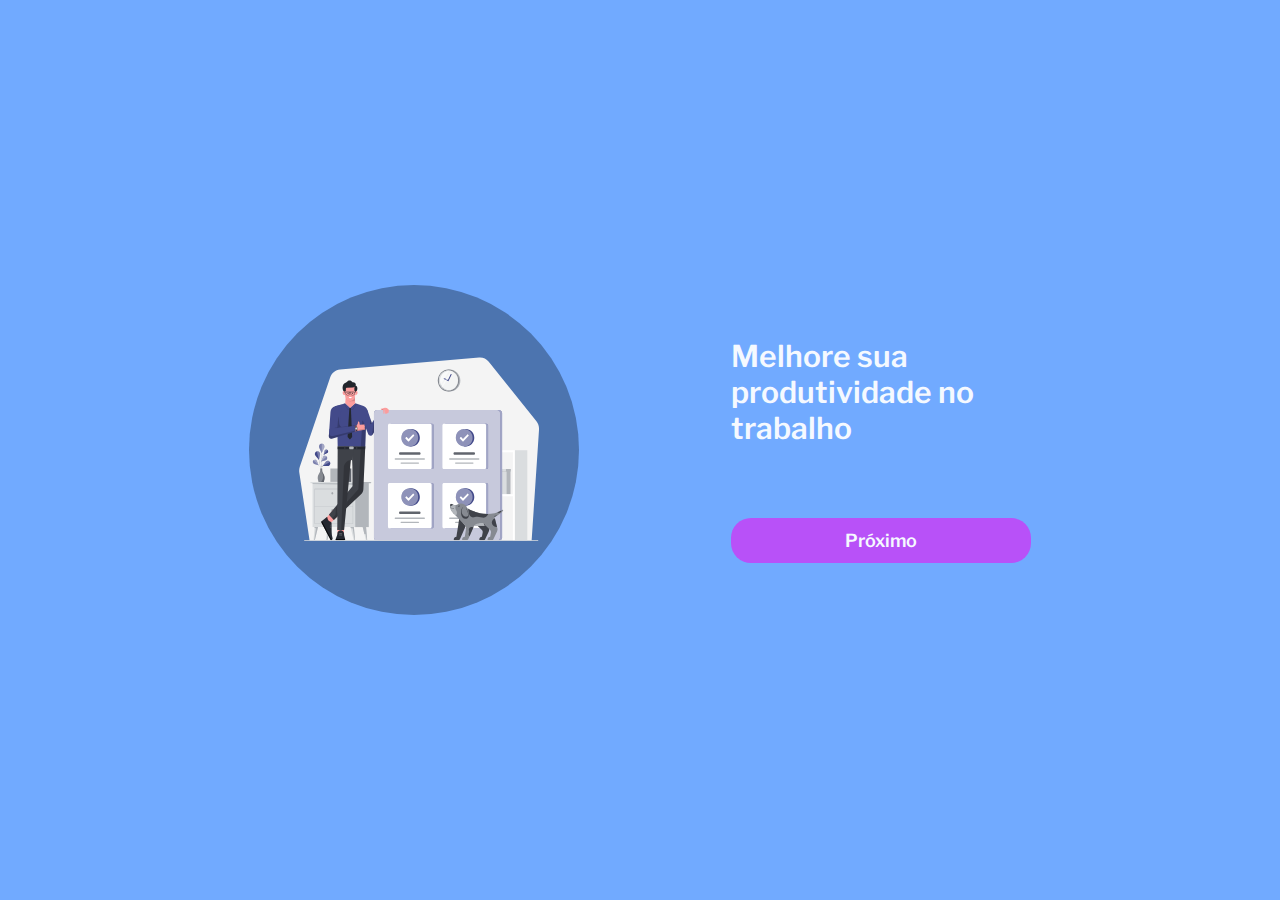
<file: index.html>
<!DOCTYPE html>
<html lang="pt-br">
  <head>
    <meta charset="UTF-8" />
    <meta http-equiv="X-UA-Compatible" content="IE=edge" />
    <meta name="viewport" content="width=device-width, initial-scale=1.0" />
    <meta name="theme-color" content="#4C74AF" />

    <link rel="stylesheet" href="/styles/geral.css" />
    <link rel="stylesheet" href="/styles/components/main.css" />
    <link rel="stylesheet" href="/styles/components/img.css" />
    <link rel="stylesheet" href="/styles/components/cta.css" />

    <title>Timez | Bem vindo(a)!</title>
  </head>
  <body>
    <main>
      <section class="img">
        <img src="/images/desktop/time-men.svg" alt="Homem com Relógio" />
      </section>
      <section class="cta">
        <h1>Melhore sua produtividade no trabalho</h1>
        <button>Próximo</button>
      </section>
    </main>
    <script>
      //altura da viewport multiplicada por 1%  para obter um valor em VH
      let vh = window.innerHeight * 0.01;

      //Insere o valor vh como variavel css na raiz do documento
      document.documentElement.style.setProperty("--vh", `${vh}px`);

      document
        .querySelector("button")
        .addEventListener("click", function nextPage() {
          document.location.href = "/pages/apresentation2.html";
        });
    </script>
  </body>
</html>
</file>
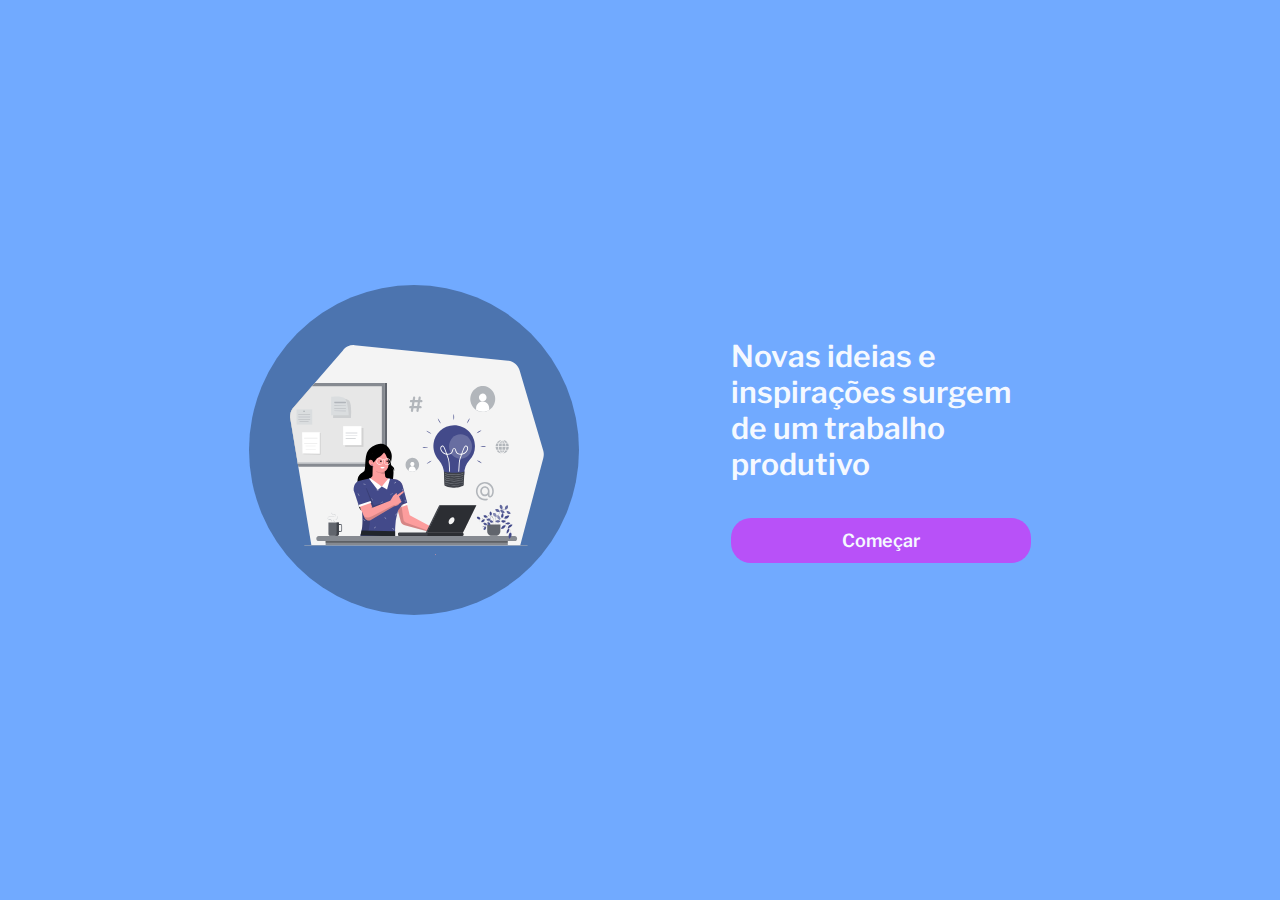
<file: pages/apresentation2.html>
<!DOCTYPE html>
<html lang="pt-br">
  <head>
    <meta charset="UTF-8" />
    <meta http-equiv="X-UA-Compatible" content="IE=edge" />
    <meta name="viewport" content="width=device-width, initial-scale=1.0" />
    <meta name="theme-color" content="#4C74AF" />

    <link rel="stylesheet" href="/styles/geral.css" />
    <link rel="stylesheet" href="/styles/components/main.css" />
    <link rel="stylesheet" href="/styles/components/img.css" />
    <link rel="stylesheet" href="/styles/components/cta.css" />

    <style>
      @media (max-width: 807px) {
        h1 {
          width: 40rem;
        }
      }
      @media (max-width: 628px) {
        h1 {
          width: 35rem;
        }
      }
      @media (max-width: 548px) {
        h1 {
          width: 25rem;
        }
        img {
          margin-top: 3rem;
        }
      }
    </style>

    <title>Timez | Bem vindo(a)!</title>
  </head>
  <body>
    <main>
      <section class="img">
        <img
          src="/images/desktop/ideia-woman.svg"
          alt="Mulher tendo uma ideia"
        />
      </section>
      <section class="cta">
        <h1>Novas ideias e inspirações surgem de um trabalho produtivo</h1>
        <button>Começar</button>
      </section>
    </main>
    <script>
      //altura da viewport multiplicada por 1%  para obter um valor em VH
      let vh = window.innerHeight * 0.01;

      //Insere o valor vh como variavel css na raiz do documento
      document.documentElement.style.setProperty("--vh", `${vh}px`);

      document
        .querySelector("button")
        .addEventListener("click", function nextPage() {
          document.location.href = "/pages/timer.html";
        });
    </script>
  </body>
</html>
</file>
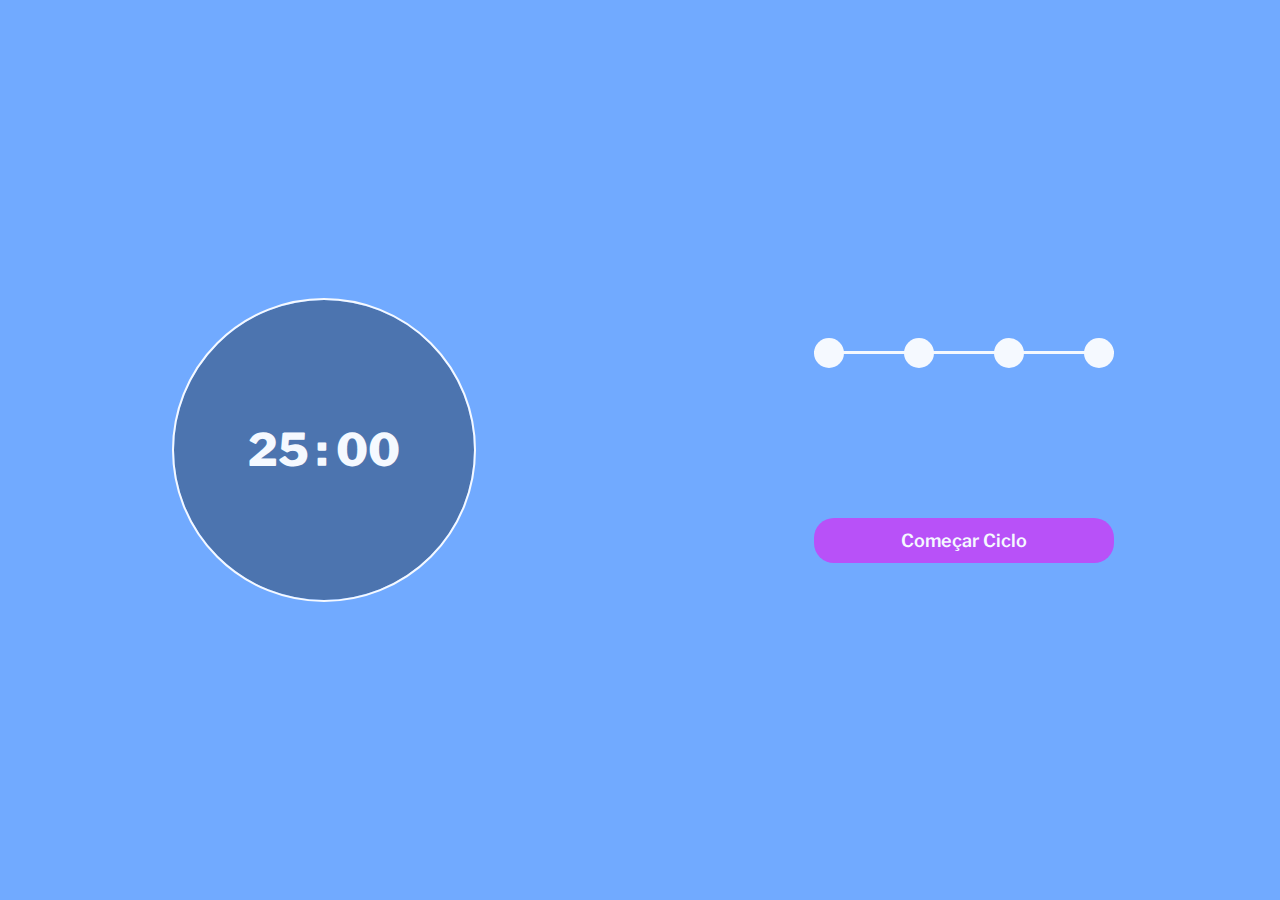
<file: pages/timer.html>
<!DOCTYPE html>
<html lang="pt-br">
  <head>
    <meta charset="UTF-8" />
    <meta http-equiv="X-UA-Compatible" content="IE=edge" />
    <meta name="viewport" content="width=device-width, initial-scale=1.0" />
    <meta name="theme-color" content="#4C74AF" />

    <link rel="stylesheet" href="/styles/geral.css" />
    <link rel="stylesheet" href="/styles/components/main.css" />
    <link rel="stylesheet" href="/styles/components/timer.css" />
    <link rel="stylesheet" href="/styles/components/countdown.css" />
    <link rel="stylesheet" href="/styles/components/progress.css" />

    <title>Timez | Bem vindo(a)!</title>
  </head>
  <body>
    <main>
      <section class="circles">
        <div class="timer">
          <p class="countdown minutes">25</p>
          <p class="space">:</p>
          <p class="countdown seconds">00</p>
        </div>
      </section>
      <section class="progress">
        <div class="container">
          <div class="line"></div>
          <div class="status"></div>
          <div class="status"></div>
          <div class="status"></div>
          <div class="status"></div>
        </div>
        <button>Começar Ciclo</button>
      </section>
    </main>
    <script>
      //altura da viewport multiplicada por 1%  para obter um valor em VH
      let vh = window.innerHeight * 0.01;

      //Insere o valor vh como variavel css na raiz do documento
      document.documentElement.style.setProperty("--vh", `${vh}px`);
    </script>
  </body>
</html>
</file>
<file: styles/geral.css>
@import url(https://fonts.googleapis.com/css2?family=Libre+Franklin:wght@100;200;300;400;500;600;800;900&display=swap);

* {
    border: none;
    padding: 0;
    margin: 0;

    font-family: 'Libre Franklin', sans-serif;
    font-size: 15px;
}
:root {
    --bg-color: #71AAFF;
    
    --purple: #B851F8;
    --white: #F5F9FF;
    --dark-blue: #4C74AF;
}
body {
    width: 100%;
    height: calc(var(--vh,1vh)*100); 
    background: var(--bg-color);

    display: flex;
    align-items: center;
    justify-content: center;
}
</file>
<file: styles/components/main.css>
main {
    width: 100%;
    display: flex;
    align-items: center;
    justify-content: space-around;
}
</file>
<file: styles/components/img.css>
.img {
    margin-left: 8rem;
    width: 15rem;
    display: flex;
}
@media(max-width:972px){
    .img {
        margin-right: 10rem;
    }
}

@media(max-width:807px){
   .img {
       margin: 0;
       width: auto;
       position: absolute;
   }
}
@media(max-width: 486px){

    img {
        width: 21rem;
        height: 21rem;
    }

}
</file>
<file: styles/components/cta.css>
.cta {
    display: flex;
    flex-direction: column;
    justify-content: space-between;
    align-items: center;

    height: 15rem;

    margin-right: 8rem;
}
h1 {
    color: var(--white);
    font-size: 2rem;
    font-weight: 600;

    width: 20rem;
}
button {
    background: rgb(184, 81, 248);
    color: var(--white);
    border-radius: 20px;

    font-size: 1.2rem;
    font-weight: 600;

    height: 3rem;

    cursor: pointer;
    transition: .3s;
    width: 100%;
}
button:hover {
    background: rgba(184, 81, 248, 0.794);
}

@media(max-width:972px){
    .cta {
        margin-right: 1rem;
    }
}
@media(max-width:807px){
    .cta {
       margin: 0;
       height: 90vh;
    }
    h1 {
        text-align: center;
        width: 30rem;
    }
    button {
        width: 80%;
    }
}
@media(max-width: 486px){
    html {
        font-size: 14px;
    }
    .cta {
        margin: 0;
        height: 80vh;
     }
}
@media(max-width: 420px){
   h1 {
       width: 25rem;
   }
}
@media(max-width: 375px){
    html {
       font-size: 12px;
    }
 }
</file>
<file: styles/components/timer.css>
.circles{
   display: flex;
   align-items: center;
   justify-content: center;
   width: 21rem;

 
}
.timer {
    width: 20rem;
    height: 20rem;
    border-radius: 50%;
    background: rgba(76, 116, 175, 1);
    display: flex;
    align-items: center;
    justify-content: center;
    position: relative;

    stroke: solid black 20px;

}
.timer::after {
    content: "";
    position: absolute;
    width: 20rem;
    height: 20rem;
    border-radius: 50%;
    border: 2px solid var(--white);
    background: transparent;
}

@media(max-width:700px){
    .circles {
        position: absolute;
    }
    
}
</file>
<file: styles/components/countdown.css>
p {
    color: var(--white);
    font-weight: 800;
    font-size: 3rem;
}
.space {
    margin-left: .5rem;
    margin-right: .5rem;
}
</file>
<file: styles/components/progress.css>
.progress {
    display: flex;
    flex-direction: column;
    justify-content: space-between;
    align-items: center;

    height: 15rem;
}
.progress .container{
    width: 20rem;
    height: 2rem;

    display: flex;
    justify-content: space-between;
    align-items: center;

    position: relative;
}

.progress .container .status {
    width: 2rem;
    height: 2rem;
    border-radius: 50%;
    background: var(--white);
}
.progress .container .line {
    position: absolute;
    width: 100%;
    height: .2rem;

    background-color: var(--white);
}
button {
    background: rgb(184, 81, 248);
    color: var(--white);
    border-radius: 20px;

    font-size: 1.2rem;
    font-weight: 600;

    height: 3rem;

    cursor: pointer;
    transition: .3s;
    width: 100%;
}
button:hover {
    background: rgba(184, 81, 248, 0.794);
}

@media(max-width:700px){
    .progress {
        height: 80vh;
    }

}
@media(max-width:400px){
    html {
        font-size: 13px;
    }

}
</file>
